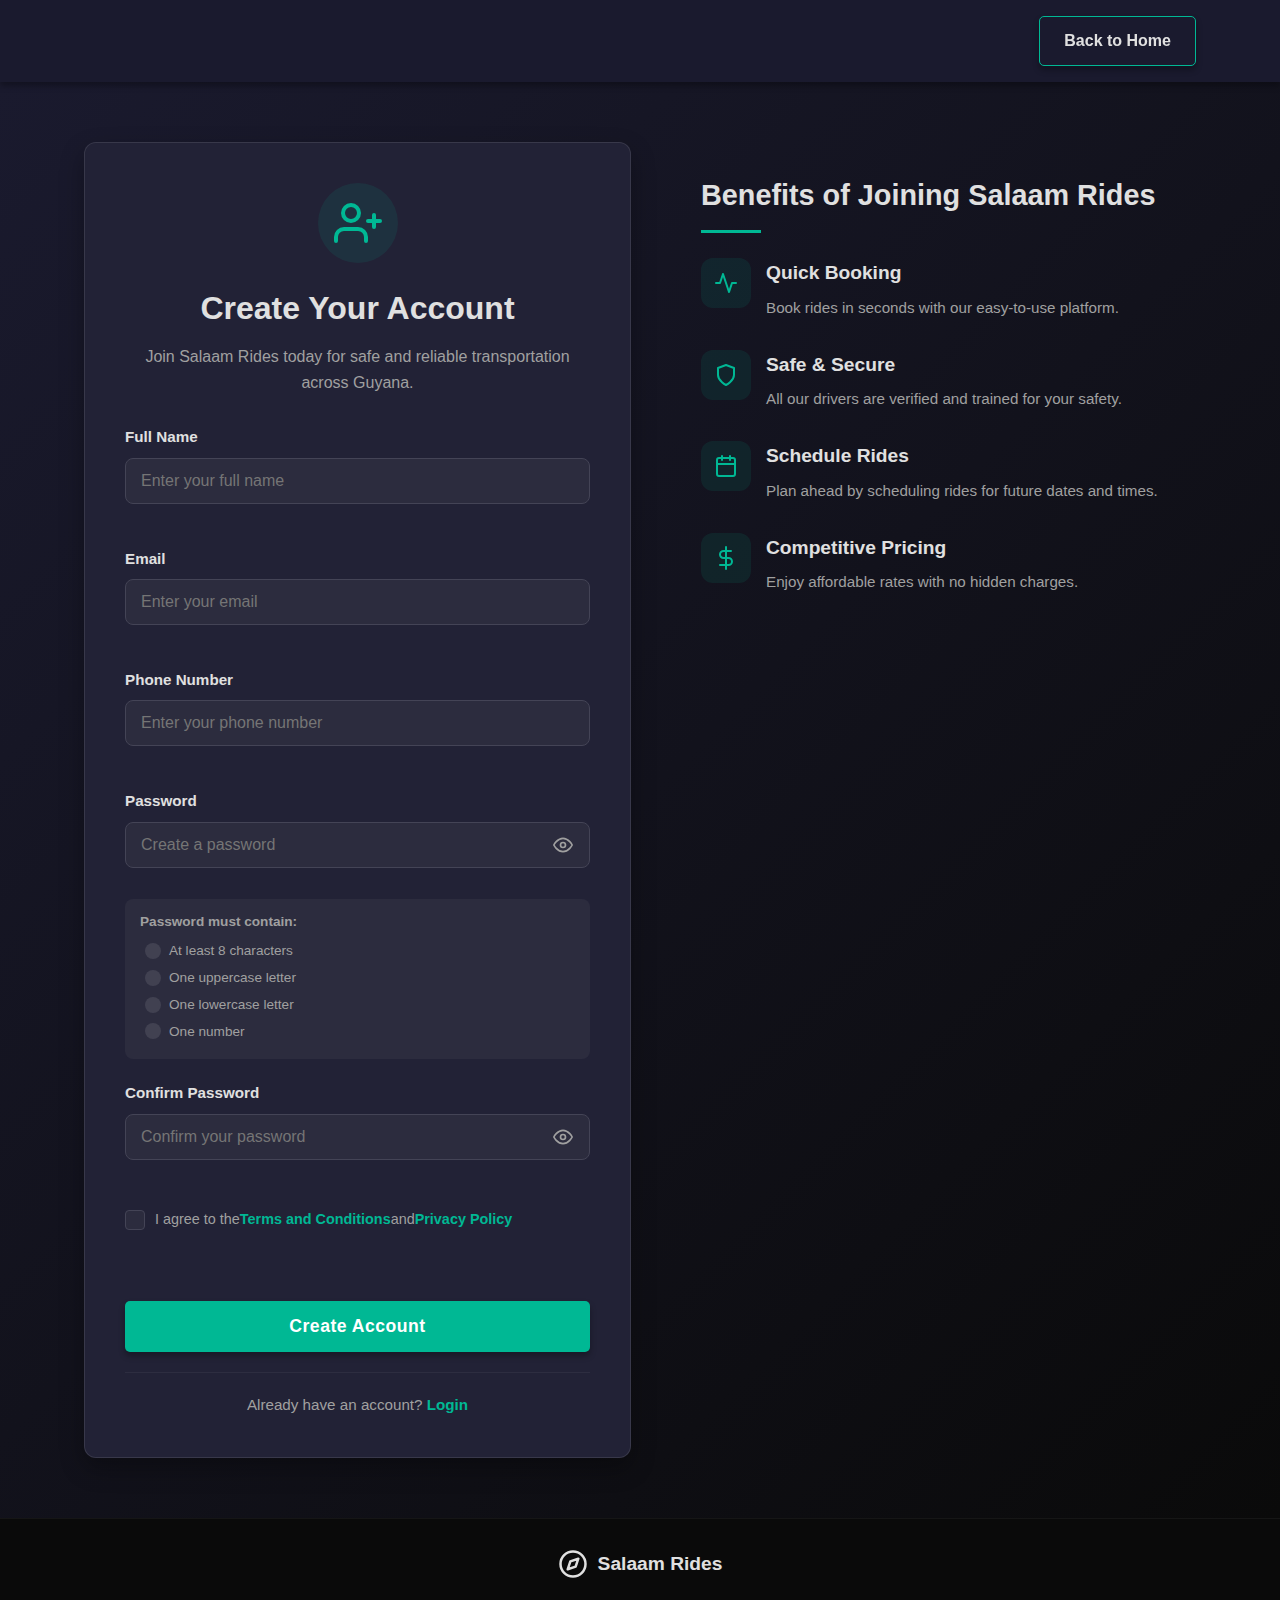
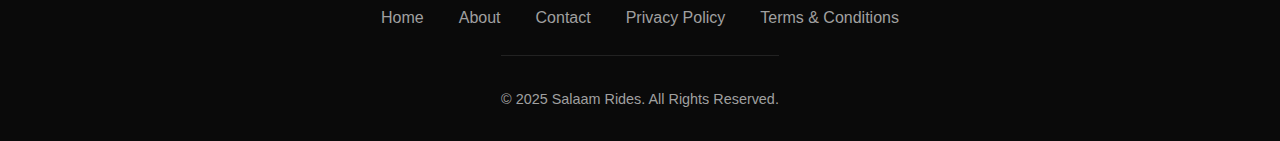
<file: signup-page.html>
<!DOCTYPE html>
<html lang="en">
<head>
    <meta charset="UTF-8">
    <meta name="viewport" content="width=device-width, initial-scale=1.0, maximum-scale=1.0, user-scalable=no">
    <meta name="theme-color" content="#1a1a2e">
    <title>Sign Up - Salaam Rides</title>
    <!-- Favicon -->
    <link rel="icon" href="data:,">
    <!-- CSS -->
    <link rel="stylesheet" href="styles.css">
    <link rel="stylesheet" href="signup.css">
</head>
<body class="signup-page">
    <!-- Header Section -->
    <header>
        <div class="container">
            <nav>
                <div class="logo animate-fadeIn">
                    <a href="index.html">
                        <svg width="30" height="30" viewBox="0 0 24 24" fill="none" stroke="currentColor" stroke-width="2" stroke-linecap="round" stroke-linejoin="round">
                            <circle cx="12" cy="12" r="10"></circle>
                            <polygon points="16.24 7.76 14.12 14.12 7.76 16.24 9.88 9.88 16.24 7.76"></polygon>
                        </svg>
                        <h1>Salaam Rides</h1>
                    </a>
                </div>
                <div class="nav-buttons">
                    <a href="index.html" class="btn btn-outline">Back to Home</a>
                </div>
            </nav>
        </div>
    </header>

    <!-- Signup Section -->
    <section class="signup-section">
        <div class="container">
            <div class="signup-container">
                <div class="signup-card">
                    <div class="signup-header">
                        <div class="signup-icon">
                            <svg width="48" height="48" viewBox="0 0 24 24" fill="none" stroke="currentColor" stroke-width="2" stroke-linecap="round" stroke-linejoin="round">
                                <path d="M16 21v-2a4 4 0 0 0-4-4H5a4 4 0 0 0-4 4v2"></path>
                                <circle cx="8.5" cy="7" r="4"></circle>
                                <line x1="20" y1="8" x2="20" y2="14"></line>
                                <line x1="23" y1="11" x2="17" y2="11"></line>
                            </svg>
                        </div>
                        <h2>Create Your Account</h2>
                        <p>Join Salaam Rides today for safe and reliable transportation across Guyana.</p>
                    </div>
                    
                    <form id="signup-form" novalidate>
                        <div class="form-group">
                            <label for="signup-name">Full Name</label>
                            <input type="text" id="signup-name" placeholder="Enter your full name" required 
                                   aria-describedby="name-error" autocomplete="name">
                            <div id="name-error" class="error-message"></div>
                        </div>
                        <div class="form-group">
                            <label for="signup-email">Email</label>
                            <input type="email" id="signup-email" placeholder="Enter your email" required 
                                   aria-describedby="email-error" autocomplete="email">
                            <div id="email-error" class="error-message"></div>
                        </div>
                        <div class="form-group">
                            <label for="signup-phone">Phone Number</label>
                            <input type="tel" id="signup-phone" placeholder="Enter your phone number" required 
                                   aria-describedby="phone-error" autocomplete="tel">
                            <div id="phone-error" class="error-message"></div>
                        </div>
                        <div class="form-group">
                            <label for="signup-password">Password</label>
                            <div class="password-input">
                                <input type="password" id="signup-password" placeholder="Create a password" required 
                                       aria-describedby="password-error" autocomplete="new-password"
                                       pattern="^(?=.*[a-z])(?=.*[A-Z])(?=.*\d)[a-zA-Z\d]{8,}$">
                                <button type="button" class="toggle-password" aria-label="Toggle password visibility">
                                    <svg width="20" height="20" viewBox="0 0 24 24" fill="none" stroke="currentColor" stroke-width="2" stroke-linecap="round" stroke-linejoin="round">
                                        <path d="M1 12s4-8 11-8 11 8 11 8-4 8-11 8-11-8-11-8z"></path>
                                        <circle cx="12" cy="12" r="3"></circle>
                                    </svg>
                                </button>
                            </div>
                            <div id="password-error" class="error-message"></div>
                            <div class="password-requirements">
                                <p>Password must contain:</p>
                                <ul>
                                    <li id="req-length"><span class="check"></span> At least 8 characters</li>
                                    <li id="req-uppercase"><span class="check"></span> One uppercase letter</li>
                                    <li id="req-lowercase"><span class="check"></span> One lowercase letter</li>
                                    <li id="req-number"><span class="check"></span> One number</li>
                                </ul>
                            </div>
                        </div>
                        <div class="form-group">
                            <label for="signup-confirm-password">Confirm Password</label>
                            <div class="password-input">
                                <input type="password" id="signup-confirm-password" placeholder="Confirm your password" required 
                                       aria-describedby="confirm-password-error" autocomplete="new-password">
                                <button type="button" class="toggle-password" aria-label="Toggle password visibility">
                                    <svg width="20" height="20" viewBox="0 0 24 24" fill="none" stroke="currentColor" stroke-width="2" stroke-linecap="round" stroke-linejoin="round">
                                        <path d="M1 12s4-8 11-8 11 8 11 8-4 8-11 8-11-8-11-8z"></path>
                                        <circle cx="12" cy="12" r="3"></circle>
                                    </svg>
                                </button>
                            </div>
                            <div id="confirm-password-error" class="error-message"></div>
                        </div>
                        <div class="form-options">
                            <label class="checkbox-container">
                                <input type="checkbox" id="terms-agree" required aria-describedby="terms-error">
                                <span class="checkmark"></span>
                                I agree to the <a href="#" tabindex="0">Terms and Conditions</a> and <a href="#" tabindex="0">Privacy Policy</a>
                            </label>
                            <div id="terms-error" class="error-message"></div>
                        </div>
                        <div class="form-feedback" aria-live="polite"></div>
                        <div class="form-actions">
                            <button type="submit" class="btn btn-primary signup-btn">
                                Create Account
                            </button>
                        </div>
                        <div class="form-footer">
                            <p>Already have an account? <a href="login.html">Login</a></p>
                        </div>
                    </form>
                </div>
                
                <div class="signup-benefits">
                    <h3>Benefits of Joining Salaam Rides</h3>
                    <ul class="benefits-list">
                        <li>
                            <div class="benefit-icon">
                                <svg width="24" height="24" viewBox="0 0 24 24" fill="none" stroke="currentColor" stroke-width="2" stroke-linecap="round" stroke-linejoin="round">
                                    <path d="M22 12h-4l-3 9L9 3l-3 9H2"></path>
                                </svg>
                            </div>
                            <div class="benefit-content">
                                <h4>Quick Booking</h4>
                                <p>Book rides in seconds with our easy-to-use platform.</p>
                            </div>
                        </li>
                        <li>
                            <div class="benefit-icon">
                                <svg width="24" height="24" viewBox="0 0 24 24" fill="none" stroke="currentColor" stroke-width="2" stroke-linecap="round" stroke-linejoin="round">
                                    <path d="M12 22s8-4 8-10V5l-8-3-8 3v7c0 6 8 10 8 10z"></path>
                                </svg>
                            </div>
                            <div class="benefit-content">
                                <h4>Safe & Secure</h4>
                                <p>All our drivers are verified and trained for your safety.</p>
                            </div>
                        </li>
                        <li>
                            <div class="benefit-icon">
                                <svg width="24" height="24" viewBox="0 0 24 24" fill="none" stroke="currentColor" stroke-width="2" stroke-linecap="round" stroke-linejoin="round">
                                    <rect x="3" y="4" width="18" height="18" rx="2" ry="2"></rect>
                                    <line x1="16" y1="2" x2="16" y2="6"></line>
                                    <line x1="8" y1="2" x2="8" y2="6"></line>
                                    <line x1="3" y1="10" x2="21" y2="10"></line>
                                </svg>
                            </div>
                            <div class="benefit-content">
                                <h4>Schedule Rides</h4>
                                <p>Plan ahead by scheduling rides for future dates and times.</p>
                            </div>
                        </li>
                        <li>
                            <div class="benefit-icon">
                                <svg width="24" height="24" viewBox="0 0 24 24" fill="none" stroke="currentColor" stroke-width="2" stroke-linecap="round" stroke-linejoin="round">
                                    <line x1="12" y1="1" x2="12" y2="23"></line>
                                    <path d="M17 5H9.5a3.5 3.5 0 0 0 0 7h5a3.5 3.5 0 0 1 0 7H6"></path>
                                </svg>
                            </div>
                            <div class="benefit-content">
                                <h4>Competitive Pricing</h4>
                                <p>Enjoy affordable rates with no hidden charges.</p>
                            </div>
                        </li>
                    </ul>
                </div>
            </div>
        </div>
    </section>

    <!-- Footer Section -->
    <footer class="signup-footer">
        <div class="container">
            <div class="footer-simple">
                <div class="footer-logo">
                    <svg width="30" height="30" viewBox="0 0 24 24" fill="none" stroke="currentColor" stroke-width="2" stroke-linecap="round" stroke-linejoin="round">
                        <circle cx="12" cy="12" r="10"></circle>
                        <polygon points="16.24 7.76 14.12 14.12 7.76 16.24 9.88 9.88 16.24 7.76"></polygon>
                    </svg>
                    <span>Salaam Rides</span>
                </div>
                <div class="footer-links">
                    <a href="index.html">Home</a>
                    <a href="index.html#about">About</a>
                    <a href="index.html#contact">Contact</a>
                    <a href="#">Privacy Policy</a>
                    <a href="#">Terms & Conditions</a>
                </div>
                <div class="copyright">
                    <p>&copy; 2025 Salaam Rides. All Rights Reserved.</p>
                </div>
            </div>
        </div>
    </footer>

    <!-- Success Modal -->
    <div class="modal" id="success-modal">
        <div class="modal-content">
            <div class="modal-icon success-icon">
                <svg width="64" height="64" viewBox="0 0 24 24" fill="none" stroke="currentColor" stroke-width="2" stroke-linecap="round" stroke-linejoin="round">
                    <path d="M22 11.08V12a10 10 0 1 1-5.93-9.14"></path>
                    <polyline points="22 4 12 14.01 9 11.01"></polyline>
                </svg>
            </div>
            <h3 class="modal-title">Account Created Successfully!</h3>
            <p>Welcome to Salaam Rides. Your account has been created and you're now ready to book your first ride.</p>
            <div class="modal-actions">
                <a href="index.html" class="btn btn-primary">Go to Homepage</a>
            </div>
        </div>
    </div>

    <!-- JavaScript -->
    <script src="signup.js"></script>
</body>
</html>
</file>
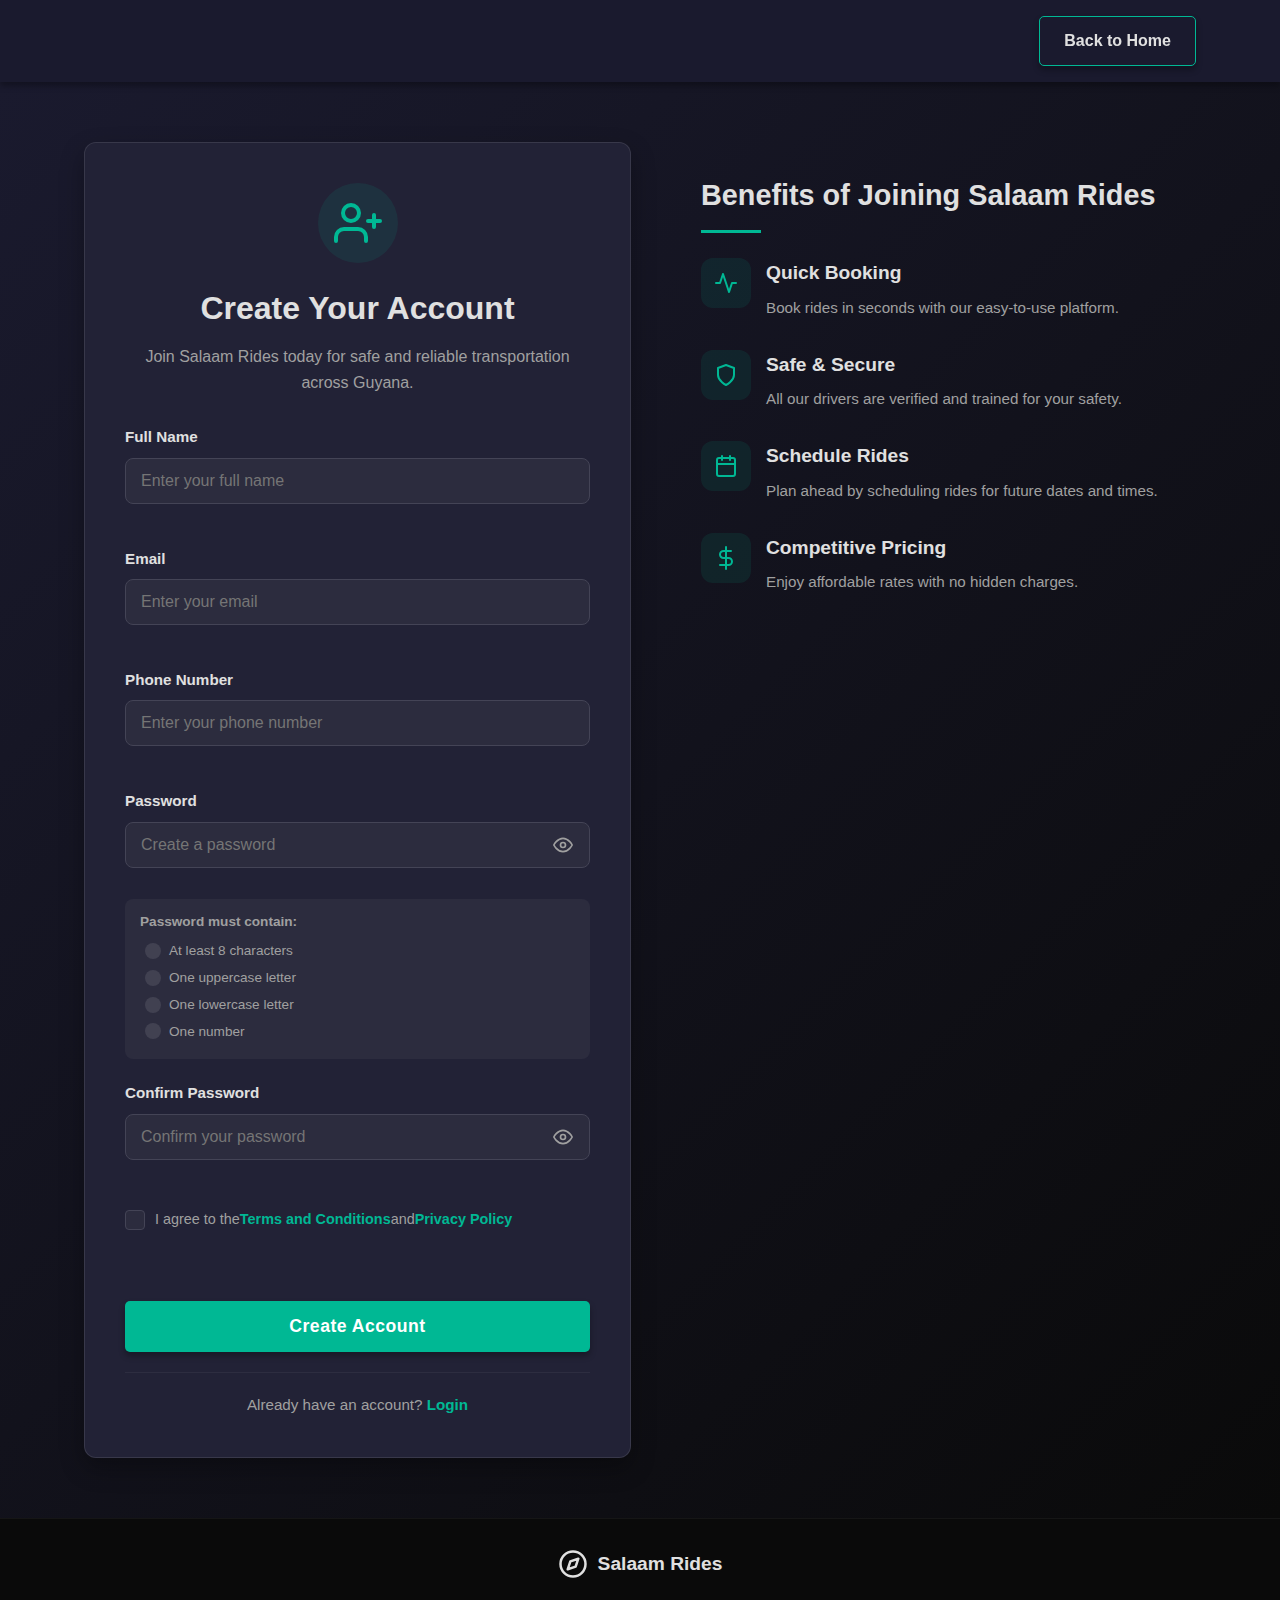
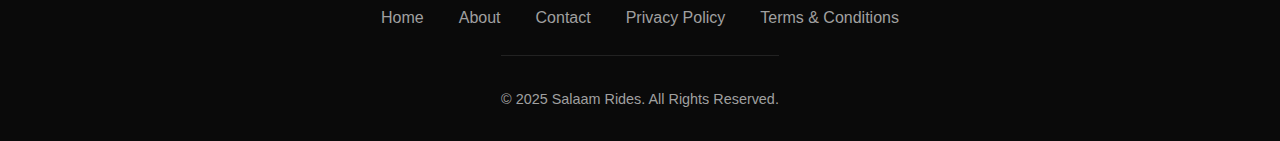
<file: signup.html>
<!DOCTYPE html>
<html lang="en">
<head>
    <meta charset="UTF-8">
    <meta name="viewport" content="width=device-width, initial-scale=1.0, maximum-scale=1.0, user-scalable=no">
    <meta name="theme-color" content="#1a1a2e">
    <title>Sign Up - Salaam Rides</title>
    <!-- Favicon -->
    <link rel="icon" href="data:,">
    <!-- CSS -->
    <link rel="stylesheet" href="styles.css">
    <link rel="stylesheet" href="signup.css">
</head>
<body class="signup-page">
    <!-- Header Section -->
    <header>
        <div class="container">
            <nav>
                <div class="logo animate-fadeIn">
                    <a href="index.html">
                        <svg width="30" height="30" viewBox="0 0 24 24" fill="none" stroke="currentColor" stroke-width="2" stroke-linecap="round" stroke-linejoin="round">
                            <circle cx="12" cy="12" r="10"></circle>
                            <polygon points="16.24 7.76 14.12 14.12 7.76 16.24 9.88 9.88 16.24 7.76"></polygon>
                        </svg>
                        <h1>Salaam Rides</h1>
                    </a>
                </div>
                <div class="nav-buttons">
                    <a href="index.html" class="btn btn-outline">Back to Home</a>
                </div>
            </nav>
        </div>
    </header>

    <!-- Signup Section -->
    <section class="signup-section">
        <div class="container">
            <div class="signup-container">
                <div class="signup-card">
                    <div class="signup-header">
                        <div class="signup-icon">
                            <svg width="48" height="48" viewBox="0 0 24 24" fill="none" stroke="currentColor" stroke-width="2" stroke-linecap="round" stroke-linejoin="round">
                                <path d="M16 21v-2a4 4 0 0 0-4-4H5a4 4 0 0 0-4 4v2"></path>
                                <circle cx="8.5" cy="7" r="4"></circle>
                                <line x1="20" y1="8" x2="20" y2="14"></line>
                                <line x1="23" y1="11" x2="17" y2="11"></line>
                            </svg>
                        </div>
                        <h2>Create Your Account</h2>
                        <p>Join Salaam Rides today for safe and reliable transportation across Guyana.</p>
                    </div>
                    
                    <form id="signup-form" novalidate>
                        <div class="form-group">
                            <label for="signup-name">Full Name</label>
                            <input type="text" id="signup-name" placeholder="Enter your full name" required 
                                   aria-describedby="name-error" autocomplete="name">
                            <div id="name-error" class="error-message"></div>
                        </div>
                        <div class="form-group">
                            <label for="signup-email">Email</label>
                            <input type="email" id="signup-email" placeholder="Enter your email" required 
                                   aria-describedby="email-error" autocomplete="email">
                            <div id="email-error" class="error-message"></div>
                        </div>
                        <div class="form-group">
                            <label for="signup-phone">Phone Number</label>
                            <input type="tel" id="signup-phone" placeholder="Enter your phone number" required 
                                   aria-describedby="phone-error" autocomplete="tel">
                            <div id="phone-error" class="error-message"></div>
                        </div>
                        <div class="form-group">
                            <label for="signup-password">Password</label>
                            <div class="password-input">
                                <input type="password" id="signup-password" placeholder="Create a password" required 
                                       aria-describedby="password-error" autocomplete="new-password"
                                       pattern="^(?=.*[a-z])(?=.*[A-Z])(?=.*\d)[a-zA-Z\d]{8,}$">
                                <button type="button" class="toggle-password" aria-label="Toggle password visibility">
                                    <svg width="20" height="20" viewBox="0 0 24 24" fill="none" stroke="currentColor" stroke-width="2" stroke-linecap="round" stroke-linejoin="round">
                                        <path d="M1 12s4-8 11-8 11 8 11 8-4 8-11 8-11-8-11-8z"></path>
                                        <circle cx="12" cy="12" r="3"></circle>
                                    </svg>
                                </button>
                            </div>
                            <div id="password-error" class="error-message"></div>
                            <div class="password-requirements">
                                <p>Password must contain:</p>
                                <ul>
                                    <li id="req-length"><span class="check"></span> At least 8 characters</li>
                                    <li id="req-uppercase"><span class="check"></span> One uppercase letter</li>
                                    <li id="req-lowercase"><span class="check"></span> One lowercase letter</li>
                                    <li id="req-number"><span class="check"></span> One number</li>
                                </ul>
                            </div>
                        </div>
                        <div class="form-group">
                            <label for="signup-confirm-password">Confirm Password</label>
                            <div class="password-input">
                                <input type="password" id="signup-confirm-password" placeholder="Confirm your password" required 
                                       aria-describedby="confirm-password-error" autocomplete="new-password">
                                <button type="button" class="toggle-password" aria-label="Toggle password visibility">
                                    <svg width="20" height="20" viewBox="0 0 24 24" fill="none" stroke="currentColor" stroke-width="2" stroke-linecap="round" stroke-linejoin="round">
                                        <path d="M1 12s4-8 11-8 11 8 11 8-4 8-11 8-11-8-11-8z"></path>
                                        <circle cx="12" cy="12" r="3"></circle>
                                    </svg>
                                </button>
                            </div>
                            <div id="confirm-password-error" class="error-message"></div>
                        </div>
                        <div class="form-options">
                            <label class="checkbox-container">
                                <input type="checkbox" id="terms-agree" required aria-describedby="terms-error">
                                <span class="checkmark"></span>
                                I agree to the <a href="#" tabindex="0">Terms and Conditions</a> and <a href="#" tabindex="0">Privacy Policy</a>
                            </label>
                            <div id="terms-error" class="error-message"></div>
                        </div>
                        <div class="form-feedback" aria-live="polite"></div>
                        <div class="form-actions">
                            <button type="submit" class="btn btn-primary signup-btn">
                                Create Account
                            </button>
                        </div>
                        <div class="form-footer">
    <p>Already have an account? <a href="index.html?login=true">Login</a></p>
</div>
                    </form>
                </div>
                
                <div class="signup-benefits">
                    <h3>Benefits of Joining Salaam Rides</h3>
                    <ul class="benefits-list">
                        <li>
                            <div class="benefit-icon">
                                <svg width="24" height="24" viewBox="0 0 24 24" fill="none" stroke="currentColor" stroke-width="2" stroke-linecap="round" stroke-linejoin="round">
                                    <path d="M22 12h-4l-3 9L9 3l-3 9H2"></path>
                                </svg>
                            </div>
                            <div class="benefit-content">
                                <h4>Quick Booking</h4>
                                <p>Book rides in seconds with our easy-to-use platform.</p>
                            </div>
                        </li>
                        <li>
                            <div class="benefit-icon">
                                <svg width="24" height="24" viewBox="0 0 24 24" fill="none" stroke="currentColor" stroke-width="2" stroke-linecap="round" stroke-linejoin="round">
                                    <path d="M12 22s8-4 8-10V5l-8-3-8 3v7c0 6 8 10 8 10z"></path>
                                </svg>
                            </div>
                            <div class="benefit-content">
                                <h4>Safe & Secure</h4>
                                <p>All our drivers are verified and trained for your safety.</p>
                            </div>
                        </li>
                        <li>
                            <div class="benefit-icon">
                                <svg width="24" height="24" viewBox="0 0 24 24" fill="none" stroke="currentColor" stroke-width="2" stroke-linecap="round" stroke-linejoin="round">
                                    <rect x="3" y="4" width="18" height="18" rx="2" ry="2"></rect>
                                    <line x1="16" y1="2" x2="16" y2="6"></line>
                                    <line x1="8" y1="2" x2="8" y2="6"></line>
                                    <line x1="3" y1="10" x2="21" y2="10"></line>
                                </svg>
                            </div>
                            <div class="benefit-content">
                                <h4>Schedule Rides</h4>
                                <p>Plan ahead by scheduling rides for future dates and times.</p>
                            </div>
                        </li>
                        <li>
                            <div class="benefit-icon">
                                <svg width="24" height="24" viewBox="0 0 24 24" fill="none" stroke="currentColor" stroke-width="2" stroke-linecap="round" stroke-linejoin="round">
                                    <line x1="12" y1="1" x2="12" y2="23"></line>
                                    <path d="M17 5H9.5a3.5 3.5 0 0 0 0 7h5a3.5 3.5 0 0 1 0 7H6"></path>
                                </svg>
                            </div>
                            <div class="benefit-content">
                                <h4>Competitive Pricing</h4>
                                <p>Enjoy affordable rates with no hidden charges.</p>
                            </div>
                        </li>
                    </ul>
                </div>
            </div>
        </div>
    </section>

    <!-- Footer Section -->
    <footer class="signup-footer">
        <div class="container">
            <div class="footer-simple">
                <div class="footer-logo">
                    <svg width="30" height="30" viewBox="0 0 24 24" fill="none" stroke="currentColor" stroke-width="2" stroke-linecap="round" stroke-linejoin="round">
                        <circle cx="12" cy="12" r="10"></circle>
                        <polygon points="16.24 7.76 14.12 14.12 7.76 16.24 9.88 9.88 16.24 7.76"></polygon>
                    </svg>
                    <span>Salaam Rides</span>
                </div>
                <div class="footer-links">
                    <a href="index.html">Home</a>
                    <a href="index.html#about">About</a>
                    <a href="index.html#contact">Contact</a>
                    <a href="#">Privacy Policy</a>
                    <a href="#">Terms & Conditions</a>
                </div>
                <div class="copyright">
                    <p>&copy; 2025 Salaam Rides. All Rights Reserved.</p>
                </div>
            </div>
        </div>
    </footer>

    <!-- Success Modal -->
    <div class="modal" id="success-modal">
        <div class="modal-content">
            <div class="modal-icon success-icon">
                <svg width="64" height="64" viewBox="0 0 24 24" fill="none" stroke="currentColor" stroke-width="2" stroke-linecap="round" stroke-linejoin="round">
                    <path d="M22 11.08V12a10 10 0 1 1-5.93-9.14"></path>
                    <polyline points="22 4 12 14.01 9 11.01"></polyline>
                </svg>
            </div>
            <h3 class="modal-title">Account Created Successfully!</h3>
            <p>Welcome to Salaam Rides. Your account has been created and you're now ready to book your first ride.</p>
            <div class="modal-actions">
                <a href="index.html" class="btn btn-primary">Go to Homepage</a>
            </div>
        </div>
    </div>

    <!-- JavaScript -->
    <script src="signup.js"></script>
</body>
</html>
</file>
<file: styles.css>
:root {
    --primary-color: #1a1a2e;
    --secondary-color: #00b894;
    --light-color: #f1f1f1;
    --dark-color: #121212;
    --darker-color: #0a0a0a;
    --text-color: #e0e0e0;
    --muted-text: #a0a0a0;
    --accent-color: #00b894;
    --danger-color: #e74c3c;
    --card-bg: #222236;
    --input-bg: #2c2c3e;
    --input-border: #444456;
    --shadow: 0 4px 6px rgba(0, 0, 0, 0.3);
}

* {
    margin: 0;
    padding: 0;
    box-sizing: border-box;
    font-family: 'Segoe UI', Tahoma, Geneva, Verdana, sans-serif;
}

body {
    background-color: var(--dark-color);
    color: var(--text-color);
    line-height: 1.6;
}

.container {
    width: 90%;
    max-width: 1200px;
    margin: 0 auto;
    padding: 0 20px;
}

/* Animation Keyframes */
@keyframes fadeIn {
    from { opacity: 0; }
    to { opacity: 1; }
}

@keyframes slideUp {
    from { transform: translateY(30px); opacity: 0; }
    to { transform: translateY(0); opacity: 1; }
}

@keyframes slideRight {
    from { transform: translateX(-30px); opacity: 0; }
    to { transform: translateX(0); opacity: 1; }
}

@keyframes slideLeft {
    from { transform: translateX(30px); opacity: 0; }
    to { transform: translateX(0); opacity: 1; }
}

@keyframes pulse {
    0% { transform: scale(1); }
    50% { transform: scale(1.05); }
    100% { transform: scale(1); }
}

@keyframes glow {
    0% { box-shadow: 0 0 5px rgba(0, 184, 148, 0.5); }
    50% { box-shadow: 0 0 20px rgba(0, 184, 148, 0.8); }
    100% { box-shadow: 0 0 5px rgba(0, 184, 148, 0.5); }
}

/* Animation Classes */
.animate-fadeIn {
    animation: fadeIn 1s ease forwards;
}

.animate-slideUp {
    animation: slideUp 0.8s ease forwards;
}

.animate-slideRight {
    animation: slideRight 0.8s ease forwards;
}

.animate-slideLeft {
    animation: slideLeft 0.8s ease forwards;
}

/* Delayed animations */
.delay-100 { animation-delay: 0.1s; }
.delay-200 { animation-delay: 0.2s; }
.delay-300 { animation-delay: 0.3s; }
.delay-400 { animation-delay: 0.4s; }
.delay-500 { animation-delay: 0.5s; }

/* Initial opacity for animated elements */
.animate-fadeIn, .animate-slideUp, .animate-slideRight, .animate-slideLeft {
    opacity: 0;
}

header {
    background-color: var(--darker-color);
    color: white;
    padding: 1rem 0;
    box-shadow: var(--shadow);
    position: sticky;
    top: 0;
    z-index: 100;
    border-bottom: 1px solid rgba(255, 255, 255, 0.05);
}

.logo {
    display: flex;
    align-items: center;
}

.logo h1 {
    font-size: 1.8rem;
    margin-left: 10px;
}

nav {
    display: flex;
    justify-content: space-between;
    align-items: center;
}

.nav-links {
    display: flex;
    list-style: none;
}

.nav-links li {
    margin-left: 20px;
}

.nav-links a {
    color: white;
    text-decoration: none;
    font-weight: 500;
    transition: color 0.3s;
}

.nav-links a:hover {
    color: var(--accent-color);
}

.btn {
    display: inline-block;
    background-color: var(--secondary-color);
    color: white;
    padding: 0.7rem 1.5rem;
    border: none;
    border-radius: 5px;
    cursor: pointer;
    font-weight: 600;
    transition: background-color 0.3s, transform 0.2s;
    text-decoration: none;
    box-shadow: var(--shadow);
}

.btn:hover {
    background-color: #00a884;
    transform: translateY(-3px);
    box-shadow: 0 7px 14px rgba(0, 0, 0, 0.3);
}

.btn:active {
    transform: translateY(-1px);
}

.btn-primary {
    background-color: var(--accent-color);
    position: relative;
    overflow: hidden;
}

.btn-primary::after {
    content: '';
    position: absolute;
    top: 0;
    left: 0;
    width: 100%;
    height: 100%;
    background: rgba(255, 255, 255, 0.2);
    transform: translateX(-100%);
    transition: transform 0.3s ease;
}

.btn-primary:hover::after {
    transform: translateX(100%);
}

.btn-secondary {
    background-color: var(--secondary-color);
    border: 1px solid rgba(255, 255, 255, 0.2);
}

/* Hero Section */
.hero {
    height: 80vh;
    background: linear-gradient(rgba(0, 0, 0, 0.6), rgba(0, 0, 0, 0.6)), url('Hero-Image.webp') center/cover no-repeat;
    color: white;
    display: flex;
    align-items: center;
    text-align: center;
    position: relative;
    overflow: hidden;
}

.hero::after {
    content: '';
    position: absolute;
    bottom: 0;
    left: 0;
    right: 0;
    height: 100px;
    background: linear-gradient(to top, var(--dark-color), transparent);
}

.hero-content {
    max-width: 800px;
    margin: 0 auto;
    position: relative;
    z-index: 2;
}

.hero h2 {
    font-size: 2.5rem;
    margin-bottom: 1rem;
    animation: fadeIn 1.2s ease forwards, slideUp 1.2s ease forwards;
}

.hero p {
    font-size: 1.2rem;
    margin-bottom: 2rem;
    animation: fadeIn 1.2s ease forwards 0.3s, slideUp 1.2s ease forwards 0.3s;
    opacity: 0;
}

.hero .btn {
    animation: fadeIn 1.2s ease forwards 0.6s, pulse 2s ease-in-out infinite 2s;
    opacity: 0;
}

/* Book Ride Section */
.book-ride {
    background-color: var(--dark-color);
    padding: 3rem 0;
}

.booking-container {
    display: flex;
    flex-wrap: wrap;
    gap: 2rem;
}

.map-container {
    flex: 1;
    min-width: 300px;
    height: 400px;
    background-color: var(--card-bg);
    border-radius: 10px;
    overflow: hidden;
    box-shadow: var(--shadow);
    position: relative;
    border: 1px solid rgba(255, 255, 255, 0.1);
}

#map {
    width: 100%;
    height: 100%;
    position: absolute;
    top: 0;
    left: 0;
}

.map-placeholder {
    width: 100%;
    height: 100%;
    background-color: var(--card-bg);
    display: flex;
    justify-content: center;
    align-items: center;
    flex-direction: column;
    color: var(--muted-text);
}

.map-controls {
    position: absolute;
    bottom: 20px;
    left: 50%;
    transform: translateX(-50%);
    background-color: var(--input-bg);
    padding: 10px 20px;
    border-radius: 30px;
    box-shadow: var(--shadow);
    display: flex;
    align-items: center;
    gap: 10px;
    border: 1px solid rgba(255, 255, 255, 0.1);
}

.booking-form {
    flex: 1;
    min-width: 300px;
    background-color: var(--card-bg);
    padding: 2rem;
    border-radius: 10px;
    box-shadow: var(--shadow);
    border: 1px solid rgba(255, 255, 255, 0.1);
}

.form-title {
    font-size: 1.5rem;
    margin-bottom: 1.5rem;
    color: var(--primary-color);
}

.form-group {
    margin-bottom: 1.5rem;
}

.form-group label {
    display: block;
    margin-bottom: 0.5rem;
    font-weight: 600;
}

.form-group input, .form-group select {
    width: 100%;
    padding: 10px;
    border: 1px solid var(--input-border);
    border-radius: 5px;
    font-size: 1rem;
    background-color: var(--input-bg);
    color: var(--text-color);
}

.location-input {
    position: relative;
}

.location-btn {
    position: absolute;
    right: 10px;
    top: 50%;
    transform: translateY(-50%);
    background: none;
    border: none;
    color: var(--secondary-color);
    cursor: pointer;
}

/* Features Section */
.features {
    padding: 4rem 0;
    background-color: var(--darker-color);
}

.section-title {
    text-align: center;
    font-size: 2rem;
    margin-bottom: 3rem;
    color: var(--text-color);
}

.features-container {
    display: flex;
    flex-wrap: wrap;
    justify-content: center;
    gap: 2rem;
}

.feature-card {
    flex: 1;
    min-width: 250px;
    max-width: 350px;
    background-color: var(--card-bg);
    padding: 2rem;
    border-radius: 10px;
    box-shadow: var(--shadow);
    text-align: center;
    transition: transform 0.4s ease, box-shadow 0.4s ease;
    border: 1px solid rgba(255, 255, 255, 0.1);
    position: relative;
    overflow: hidden;
}

.feature-card::before {
    content: '';
    position: absolute;
    top: 0;
    left: 0;
    width: 100%;
    height: 3px;
    background: linear-gradient(90deg, transparent, var(--accent-color), transparent);
    transform: scaleX(0);
    transform-origin: center;
    transition: transform 0.4s ease;
}

.feature-card:hover {
    transform: translateY(-15px);
    box-shadow: 0 15px 30px rgba(0, 0, 0, 0.4);
}

.feature-card:hover::before {
    transform: scaleX(1);
}

.feature-icon {
    font-size: 3rem;
    color: var(--accent-color);
    margin-bottom: 1rem;
    transition: transform 0.3s ease;
}

.feature-card:hover .feature-icon {
    transform: scale(1.2);
}

.feature-card h3 {
    font-size: 1.5rem;
    margin-bottom: 1rem;
    color: var(--text-color);
}

/* About Section */
.about {
    padding: 4rem 0;
    background-color: var(--dark-color);
}

.about-container {
    display: flex;
    flex-wrap: wrap;
    align-items: center;
    gap: 3rem;
}

.about-image {
    flex: 1;
    min-width: 300px;
    height: 400px;
    background: url('/api/placeholder/600/400') center/cover no-repeat;
    border-radius: 10px;
    box-shadow: var(--shadow);
}

.about-content {
    flex: 1;
    min-width: 300px;
}

.about-content h2 {
    font-size: 2rem;
    margin-bottom: 1.5rem;
    color: var(--text-color);
}

.about-content p {
    margin-bottom: 1.5rem;
    color: var(--muted-text);
}

/* Footer */
footer {
    background-color: var(--darker-color);
    color: white;
    padding: 3rem 0 1rem;
    border-top: 1px solid rgba(255, 255, 255, 0.05);
}

.footer-container {
    display: flex;
    flex-wrap: wrap;
    gap: 2rem;
    margin-bottom: 2rem;
}

.footer-section {
    flex: 1;
    min-width: 200px;
}

.footer-section h3 {
    font-size: 1.2rem;
    margin-bottom: 1.5rem;
    border-bottom: 2px solid var(--secondary-color);
    padding-bottom: 0.5rem;
    display: inline-block;
}

.footer-links {
    list-style: none;
}

.footer-links li {
    margin-bottom: 0.8rem;
}

.footer-links a {
    color: #ccc;
    text-decoration: none;
    transition: color 0.3s;
}

.footer-links a:hover {
    color: white;
}

.social-links {
    display: flex;
    gap: 1rem;
}

.social-link {
    display: inline-block;
    width: 40px;
    height: 40px;
    background-color: var(--input-bg);
    border-radius: 50%;
    display: flex;
    justify-content: center;
    align-items: center;
    transition: all 0.3s ease;
    border: 1px solid rgba(255, 255, 255, 0.1);
    position: relative;
    overflow: hidden;
}

.social-link svg {
    transition: transform 0.3s ease;
    position: relative;
    z-index: 2;
}

.social-link::after {
    content: '';
    position: absolute;
    top: 0;
    left: 0;
    width: 100%;
    height: 100%;
    background-color: var(--accent-color);
    border-radius: 50%;
    transform: scale(0);
    transition: transform 0.3s ease;
}

.social-link:hover {
    transform: translateY(-3px);
    box-shadow: 0 5px 15px rgba(0, 0, 0, 0.3);
}

.social-link:hover::after {
    transform: scale(1);
}

.social-link:hover svg {
    transform: rotate(360deg);
}

.copyright {
    text-align: center;
    padding-top: 2rem;
    border-top: 1px solid rgba(255, 255, 255, 0.1);
    color: var(--muted-text);
}

/* Additional Styles for Animations */
.btn-primary {
    animation: glow 3s infinite;
}

.form-group input:focus, .form-group select:focus {
    border-color: var(--accent-color);
    box-shadow: 0 0 0 3px rgba(0, 184, 148, 0.2);
    transition: all 0.3s ease;
}

.map-controls .btn {
    position: relative;
    overflow: hidden;
}

.map-controls .btn::after {
    content: '';
    position: absolute;
    top: 0;
    left: 0;
    width: 100%;
    height: 100%;
    background: rgba(255, 255, 255, 0.2);
    transform: translateX(-100%);
    transition: transform 0.3s ease;
}

.map-controls .btn:hover::after {
    transform: translateX(100%);
}

.btn-loading::before {
    content: '';
    display: inline-block;
    width: 12px;
    height: 12px;
    border: 2px solid #fff;
    border-top-color: transparent;
    border-radius: 50%;
    margin-right: 8px;
    animation: spin 1s linear infinite;
}

@keyframes spin {
    from { transform: rotate(0deg); }
    to { transform: rotate(360deg); }
}

.modal {
    display: none;
    position: fixed;
    top: 0;
    left: 0;
    width: 100%;
    height: 100%;
    background-color: rgba(0, 0, 0, 0.7);
    justify-content: center;
    align-items: center;
    z-index: 1000;
}

.modal-content {
    background-color: var(--card-bg);
    padding: 2rem;
    border-radius: 10px;
    max-width: 500px;
    width: 90%;
    text-align: center;
    border: 1px solid rgba(255, 255, 255, 0.1);
    box-shadow: var(--shadow);
}

.modal-icon {
    font-size: 4rem;
    color: var(--accent-color);
    margin-bottom: 1rem;
}

.modal-title {
    font-size: 1.8rem;
    margin-bottom: 1rem;
    color: var(--text-color);
}

.close-modal {
    margin-top: 1.5rem;
}

/* Mobile Navigation */
.hamburger {
    display: none;
    flex-direction: column;
    justify-content: space-between;
    width: 30px;
    height: 21px;
    cursor: pointer;
    z-index: 200;
}

.hamburger span {
    display: block;
    height: 3px;
    width: 100%;
    background-color: white;
    border-radius: 3px;
    transition: all 0.3s ease;
}

.nav-active .hamburger span:nth-child(1) {
    transform: translateY(9px) rotate(45deg);
}

.nav-active .hamburger span:nth-child(2) {
    opacity: 0;
}

.nav-active .hamburger span:nth-child(3) {
    transform: translateY(-9px) rotate(-45deg);
}

/* Responsive Styles */
@media (max-width: 768px) {
    .nav-links {
        position: fixed;
        top: 0;
        right: -100%;
        width: 70%;
        height: 100vh;
        background-color: var(--darker-color);
        flex-direction: column;
        align-items: center;
        justify-content: center;
        z-index: 100;
        transition: right 0.4s ease;
        box-shadow: -5px 0 15px rgba(0, 0, 0, 0.3);
    }
    
    .nav-active .nav-links {
        right: 0;
    }
    
    .nav-links li {
        margin: 15px 0;
    }
    
    .hamburger {
        display: flex;
    }
    
    .logo h1 {
        font-size: 1.5rem;
    }
    
    header .btn {
        display: none;
    }
    
    .hero h2 {
        font-size: 2rem;
    }
    
    .hero p {
        font-size: 1rem;
    }
    
    .section-title {
        font-size: 1.8rem;
    }
    
    .booking-container {
        flex-direction: column;
    }
    
    .map-container, .booking-form {
        width: 100%;
    }
    
    .about-container {
        flex-direction: column;
    }
    
    .about-image {
        height: 250px;
        margin-bottom: 1.5rem;
    }
    
    .feature-card {
        min-width: 100%;
    }
    
    .footer-section {
        min-width: 100%;
        margin-bottom: 1.5rem;
    }
    
    /* Adjust form elements for better touch interaction */
    .form-group input, 
    .form-group select, 
    .btn {
        padding: 12px;
        font-size: 16px; /* Minimum 16px to prevent zoom on iOS */
    }
    
    /* Improve spacing for mobile */
    .container {
        padding: 0 15px;
    }
    
    .booking-form {
        padding: 1.5rem;
    }
    
    /* Ensure modal is readable on small screens */
    .modal-content {
        width: 90%;
        padding: 1.5rem;
    }
    
    /* Optimize animations for mobile performance */
    @media (prefers-reduced-motion: reduce) {
        * {
            animation-duration: 0.01ms !important;
            animation-iteration-count: 1 !important;
            transition-duration: 0.01ms !important;
            scroll-behavior: auto !important;
        }
    }

    /* Improve animation performance on mobile */
    .animate-fadeIn, .animate-slideUp, .animate-slideRight, .animate-slideLeft {
        animation-duration: 0.5s !important; /* Shorter animations on mobile */
    }
    
    /* Reduce box-shadow complexity for better rendering */
    .feature-card, .booking-form, .map-container {
        box-shadow: 0 2px 5px rgba(0, 0, 0, 0.2);
    }
}

/* Small screen adjustments */
@media (max-width: 480px) {
    .hero {
        height: 70vh;
    }
    
    .hero-content {
        padding: 0 15px;
    }
    
    .hero h2 {
        font-size: 1.8rem;
    }
    
    .feature-card {
        padding: 1.5rem;
    }
    
    .map-controls {
        padding: 8px 15px;
        font-size: 0.9rem;
    }
    
    .map-controls .btn {
        padding: 8px 12px;
        font-size: 0.9rem;
    }
    
    /* Tighter vertical spacing */
    .form-group {
        margin-bottom: 1rem;
    }
    
    .section-title {
        margin-bottom: 2rem;
    }
}
/* Add these styles to the end of your existing styles.css file */

/* Google Maps Components Styling */
gmp-map {
    width: 100%;
    height: 100%;
    position: absolute;
    top: 0;
    left: 0;
    z-index: 1;
}

.place-picker-container {
    position: absolute;
    top: 10px;
    left: 10px;
    width: calc(100% - 20px);
    max-width: 400px;
    z-index: 2;
    padding: 0;
}

gmpx-place-picker {
    width: 100%;
    height: 40px;
    background-color: var(--card-bg);
    border-radius: 4px;
    box-shadow: var(--shadow);
    border: 1px solid rgba(255, 255, 255, 0.1);
    color: var(--text-color);
}

/* Ensure map container has proper stacking context */
.map-container {
    position: relative;
    overflow: hidden;
}

/* Make sure map fallback is on top when map is loading */
#map-fallback {
    z-index: 3;
    position: absolute;
    top: 0;
    left: 0;
}

/* Prevent pointer events on map controls when fallback is visible */
#map-fallback:not([style*="none"]) ~ .map-controls {
    pointer-events: none;
}

/* Move map controls above map but below fallback */
.map-controls {
    z-index: 2;
}

/* Advanced marker styling */
gmp-advanced-marker {
    cursor: pointer;
}

/* Make current location button more visible */
#current-location {
    font-weight: bold;
    min-width: 160px;
    justify-content: center;
    display: flex;
    align-items: center;
}

#current-location::before {
    content: "";
    display: inline-block;
    width: 12px;
    height: 12px;
    border-radius: 50%;
    background: var(--accent-color);
    margin-right: 8px;
    animation: pulse 1.5s infinite ease-in-out;
}

/* Improved loading animation */
.btn-loading {
    position: relative;
}

.btn-loading::before {
    content: '';
    display: inline-block;
    width: 14px;
    height: 14px;
    border: 2px solid rgba(255, 255, 255, 0.3);
    border-top-color: white;
    border-radius: 50%;
    margin-right: 8px;
    animation: spin 1s linear infinite;
}

@media (max-width: 768px) {
    .place-picker-container {
        max-width: 75%;
    }
    
    #current-location {
        min-width: 140px;
        font-size: 14px;
        padding: 8px 12px;
    }
}

@media (max-width: 480px) {
    .place-picker-container {
        max-width: 90%;
    }
}
/* Add these styles to the end of your existing styles.css file */

/* Account Buttons in Navigation */
.account-buttons {
    display: flex;
    align-items: center;
    gap: 10px;
}

.btn-outline {
    background-color: transparent;
    color: var(--text-color);
    border: 1px solid var(--accent-color);
    transition: all 0.3s ease;
}

.btn-outline:hover {
    background-color: rgba(0, 184, 148, 0.1);
    border-color: var(--accent-color);
    transform: translateY(-3px);
}

.btn-sm {
    padding: 0.4rem 1rem;
    font-size: 0.9rem;
}

/* Modal Improvements */
.modal-close {
    position: absolute;
    top: 10px;
    right: 15px;
    background: none;
    border: none;
    font-size: 24px;
    color: var(--muted-text);
    cursor: pointer;
    transition: color 0.3s;
    z-index: 10;
}

.modal-close:hover {
    color: var(--text-color);
}

.dashboard-content {
    max-width: 700px;
    width: 90%;
    max-height: 80vh;
    overflow-y: auto;
    padding-bottom: 30px;
}

/* Booking Tabs */
.booking-tabs {
    display: flex;
    margin-bottom: 20px;
    background-color: var(--input-bg);
    border-radius: 8px;
    padding: 3px;
}

.booking-tab {
    flex: 1;
    padding: 10px;
    text-align: center;
    background: none;
    border: none;
    color: var(--muted-text);
    cursor: pointer;
    border-radius: 6px;
    transition: all 0.3s ease;
}

.booking-tab.active {
    background-color: var(--accent-color);
    color: white;
}

.booking-tab:hover:not(.active) {
    background-color: rgba(255, 255, 255, 0.05);
    color: var(--text-color);
}

/* Schedule Options Styling */
.schedule-options {
    border-top: 1px solid var(--input-border);
    border-bottom: 1px solid var(--input-border);
    padding: 15px 0;
    margin: 20px 0;
    display: grid;
    grid-template-columns: 1fr 1fr;
    gap: 15px;
}

/* Account Forms Styling */
.password-input {
    position: relative;
}

.toggle-password {
    position: absolute;
    right: 10px;
    top: 50%;
    transform: translateY(-50%);
    background: none;
    border: none;
    color: var(--muted-text);
    cursor: pointer;
    padding: 0;
}

.toggle-password:hover {
    color: var(--text-color);
}

.form-options {
    margin: 15px 0 25px 0;
    display: flex;
    justify-content: space-between;
    align-items: center;
    flex-wrap: wrap;
    gap: 10px;
}

.form-footer {
    margin-top: 20px;
    text-align: center;
    color: var(--muted-text);
    padding-top: 15px;
    border-top: 1px solid rgba(255, 255, 255, 0.05);
}

.form-footer a {
    color: var(--accent-color);
    text-decoration: none;
    font-weight: 600;
    transition: color 0.2s;
}

.form-footer a:hover {
    color: var(--secondary-color);
    text-decoration: underline;
}

.checkbox-container {
    display: flex;
    align-items: center;
    position: relative;
    padding-left: 30px;
    cursor: pointer;
    user-select: none;
    margin: 5px 0;
    text-align: left;
    font-size: 0.9rem;
}

.checkbox-container input {
    position: absolute;
    opacity: 0;
    cursor: pointer;
    height: 0;
    width: 0;
}

.checkmark {
    position: absolute;
    left: 0;
    height: 20px;
    width: 20px;
    background-color: var(--input-bg);
    border: 1px solid var(--input-border);
    border-radius: 4px;
}

.checkbox-container:hover input ~ .checkmark {
    background-color: rgba(255, 255, 255, 0.05);
}

.checkbox-container input:checked ~ .checkmark {
    background-color: var(--accent-color);
    border-color: var(--accent-color);
}

.checkmark:after {
    content: "";
    position: absolute;
    display: none;
}

.checkbox-container input:checked ~ .checkmark:after {
    display: block;
}

.checkbox-container .checkmark:after {
    left: 7px;
    top: 3px;
    width: 5px;
    height: 10px;
    border: solid white;
    border-width: 0 2px 2px 0;
    transform: rotate(45deg);
}

.forgot-password {
    color: var(--muted-text);
    text-decoration: none;
    transition: color 0.3s;
}

.forgot-password:hover {
    color: var(--accent-color);
}

/* Dashboard Tabs */
.dashboard-tabs {
    display: flex;
    margin: 20px 0;
    background-color: var(--input-bg);
    border-radius: 8px;
    padding: 3px;
}

.dashboard-tab {
    flex: 1;
    padding: 10px;
    text-align: center;
    background: none;
    border: none;
    color: var(--muted-text);
    cursor: pointer;
    border-radius: 6px;
    transition: all 0.3s ease;
}

.dashboard-tab.active {
    background-color: var(--accent-color);
    color: white;
}

.dashboard-tab:hover:not(.active) {
    background-color: rgba(255, 255, 255, 0.05);
    color: var(--text-color);
}

.dashboard-panel {
    display: none;
}

.dashboard-panel.active {
    display: block;
}

/* Profile Panel Styling */
.profile-info {
    display: flex;
    align-items: center;
    gap: 20px;
    background-color: var(--card-bg);
    padding: 20px;
    border-radius: 10px;
    border: 1px solid rgba(255, 255, 255, 0.05);
    margin-bottom: 20px;
}

.profile-avatar {
    width: 80px;
    height: 80px;
    background-color: var(--input-bg);
    border-radius: 50%;
    display: flex;
    justify-content: center;
    align-items: center;
    color: var(--accent-color);
    border: 1px solid rgba(255, 255, 255, 0.1);
}

.profile-details {
    flex: 1;
}

.profile-details h4 {
    font-size: 1.2rem;
    margin-bottom: 5px;
}

.profile-details p {
    color: var(--muted-text);
    margin-bottom: 5px;
}

.profile-stats {
    display: flex;
    justify-content: space-between;
    gap: 10px;
    margin-bottom: 20px;
}

.stat-item {
    flex: 1;
    background-color: var(--card-bg);
    padding: 15px;
    border-radius: 10px;
    text-align: center;
    border: 1px solid rgba(255, 255, 255, 0.05);
}

.stat-value {
    display: block;
    font-size: 1.8rem;
    font-weight: 600;
    color: var(--accent-color);
    margin-bottom: 5px;
}

.stat-label {
    color: var(--muted-text);
    font-size: 0.9rem;
}

.edit-profile-btn {
    white-space: nowrap;
}

.form-actions {
    display: flex;
    gap: 10px;
    justify-content: flex-end;
    margin-top: 20px;
}

.logout-btn {
    margin-top: 20px;
}

/* Rides List Styling */
.rides-list {
    display: flex;
    flex-direction: column;
    gap: 15px;
}

.ride-item {
    display: flex;
    justify-content: space-between;
    align-items: center;
    background-color: var(--card-bg);
    padding: 15px;
    border-radius: 10px;
    border: 1px solid rgba(255, 255, 255, 0.05);
}

.ride-item.scheduled {
    border-left: 3px solid var(--accent-color);
}

.ride-date {
    font-weight: 600;
    margin-bottom: 10px;
}

.ride-route {
    display: flex;
    flex-direction: column;
    gap: 5px;
}

.ride-point {
    display: flex;
    align-items: center;
    gap: 10px;
}

.point-marker {
    width: 10px;
    height: 10px;
    border-radius: 50%;
    display: inline-block;
}

.point-marker.pickup {
    background-color: var(--accent-color);
}

.point-marker.destination {
    background-color: var(--danger-color);
}

.point-address {
    font-size: 0.9rem;
    color: var(--muted-text);
}

.ride-details, .ride-actions {
    display: flex;
    flex-direction: column;
    align-items: flex-end;
    gap: 10px;
}

.ride-price {
    font-weight: 600;
}

.ride-status {
    padding: 3px 8px;
    border-radius: 15px;
    font-size: 0.8rem;
    text-transform: uppercase;
}

.ride-status.completed {
    background-color: rgba(0, 184, 148, 0.2);
    color: var(--accent-color);
}

.ride-status.canceled {
    background-color: rgba(231, 76, 60, 0.2);
    color: var(--danger-color);
}

.ride-status.pending {
    background-color: rgba(241, 196, 15, 0.2);
    color: #f1c40f;
}

.empty-state {
    display: flex;
    flex-direction: column;
    align-items: center;
    justify-content: center;
    padding: 40px 20px;
    text-align: center;
    color: var(--muted-text);
    background-color: var(--card-bg);
    border-radius: 10px;
    border: 1px dashed var(--input-border);
}

.empty-state svg {
    margin-bottom: 15px;
    color: var(--muted-text);
}

.empty-state p {
    margin-bottom: 20px;
}

/* Booking Confirmation Styling */
.booking-confirmation {
    padding: 15px 0;
}

.scheduled-time {
    font-size: 1.2rem;
    font-weight: 600;
    color: var(--accent-color);
    margin-bottom: 15px;
}

.booking-route {
    background-color: var(--input-bg);
    padding: 15px;
    border-radius: 10px;
    margin: 15px 0;
}

.route-point {
    display: flex;
    align-items: center;
    gap: 10px;
    padding: 8px 0;
}

.route-point:first-child {
    border-bottom: 1px dashed var(--input-border);
    padding-bottom: 15px;
}

.route-point:last-child {
    padding-top: 15px;
}

.route-line {
    width: 2px;
    height: 20px;
    background-color: var(--input-border);
    margin-left: 8px;
}

.confirmation-message {
    font-size: 0.9rem;
    color: var(--muted-text);
    margin-top: 15px;
}

/* Notification System */
.notification {
    position: fixed;
    bottom: 20px;
    right: 20px;
    display: flex;
    align-items: center;
    gap: 10px;
    background-color: var(--card-bg);
    color: var(--text-color);
    padding: 15px 20px;
    border-radius: 8px;
    box-shadow: 0 4px 12px rgba(0, 0, 0, 0.3);
    transform: translateX(110%);
    transition: transform 0.3s ease, opacity 0.3s ease;
    z-index: 1000;
    max-width: 350px;
    border-left: 3px solid var(--accent-color);
}

.notification.success {
    border-left-color: var(--accent-color);
}

.notification.error {
    border-left-color: var(--danger-color);
}

.notification.info {
    border-left-color: #3498db;
}

.notification-icon {
    color: var(--accent-color);
}

.notification.success .notification-icon {
    color: var(--accent-color);
}

.notification.error .notification-icon {
    color: var(--danger-color);
}

.notification.info .notification-icon {
    color: #3498db;
}

.notification-message {
    flex: 1;
}

@media (max-width: 768px) {
    /* Account buttons for mobile */
    .account-buttons {
        display: none;
    }
    
    /* Move account link to mobile menu */
    #account-link {
        display: block !important;
    }
    
    /* Schedule options for mobile */
    .schedule-options {
        grid-template-columns: 1fr;
    }
    
    /* Profile info for mobile */
    .profile-info {
        flex-direction: column;
        text-align: center;
    }
    
    .profile-details {
        margin-bottom: 15px;
    }
    
    /* Ride item for mobile */
    .ride-item {
        flex-direction: column;
        align-items: flex-start;
    }
    
    .ride-details, .ride-actions {
        width: 100%;
        flex-direction: row;
        justify-content: space-between;
        align-items: center;
        margin-top: 15px;
    }
    
    /* Notification for mobile */
    .notification {
        left: 10px;
        right: 10px;
        max-width: calc(100% - 20px);
    }
    
    /* Dashboard modal for mobile */
    .dashboard-content {
        padding: 30px 15px;
    }
}

@media (max-width: 480px) {
    /* Stats for small mobile */
    .profile-stats {
        flex-direction: column;
    }
    
    .stat-item {
        padding: 10px;
    }
    
    .stat-value {
        font-size: 1.5rem;
    }
    
    /* Form actions for small mobile */
    .form-actions {
        flex-direction: column;
    }
    
    .form-actions button {
        width: 100%;
    }
    
    /* Form options for small mobile */
    .form-options {
        flex-direction: column;
        align-items: flex-start;
    }
    
    /* Booking tabs for small mobile */
    .booking-tab, .dashboard-tab {
        padding: 8px 5px;
        font-size: 0.9rem;
    }
}

/* NEW STYLES FOR REVAMPED SIGNUP FORM */

/* Improved form validation and feedback */
.error-message {
    color: var(--danger-color);
    font-size: 0.8rem;
    margin-top: 5px;
    min-height: 1rem;
    transition: all 0.3s ease;
}

/* Password strength visualization */
.password-requirements {
    margin-top: 10px;
    font-size: 0.85rem;
    background-color: var(--input-bg);
    padding: 10px 15px;
    border-radius: 6px;
    margin-bottom: 5px;
}

.password-requirements p {
    margin-bottom: 5px;
    color: var(--muted-text);
}

.password-requirements ul {
    list-style: none;
    padding-left: 5px;
}

.password-requirements li {
    display: flex;
    align-items: center;
    margin-bottom: 3px;
    color: var(--muted-text);
    transition: color 0.3s ease;
}

.password-requirements li.valid {
    color: var(--accent-color);
}

.password-requirements .check {
    width: 14px;
    height: 14px;
    margin-right: 8px;
    border-radius: 50%;
    display: inline-flex;
    align-items: center;
    justify-content: center;
    background-color: rgba(255, 255, 255, 0.1);
    position: relative;
}

.password-requirements li.valid .check {
    background-color: var(--accent-color);
}

.password-requirements li.valid .check::after {
    content: '';
    position: absolute;
    width: 6px;
    height: 3px;
    border-left: 2px solid white;
    border-bottom: 2px solid white;
    transform: rotate(-45deg);
}

/* Form feedback message */
.form-feedback {
    padding: 8px 12px;
    margin: 10px 0;
    border-radius: 6px;
    font-size: 0.9rem;
    text-align: center;
    min-height: 20px;
    transition: all 0.3s ease;
}

.form-feedback.error {
    background-color: rgba(231, 76, 60, 0.2);
    color: var(--danger-color);
}

.form-feedback.success {
    background-color: rgba(0, 184, 148, 0.2);
    color: var(--accent-color);
}

.form-feedback.info {
    background-color: rgba(52, 152, 219, 0.2);
    color: #3498db;
}

/* Improved form styling */
#signup-modal .form-group {
    margin-bottom: 18px;
}

#signup-modal .modal-content {
    max-width: 450px;
    padding: 2rem;
}

#signup-modal input:focus {
    border-color: var(--accent-color);
    box-shadow: 0 0 0 3px rgba(0, 184, 148, 0.2);
}

#signup-modal input.error {
    border-color: var(--danger-color);
    box-shadow: 0 0 0 2px rgba(231, 76, 60, 0.2);
}

#signup-modal input.valid {
    border-color: var(--accent-color);
}

/* Improved button animations */
.signup-btn {
    position: relative;
    overflow: hidden;
    transition: all 0.3s ease;
}

.signup-btn::after {
    content: '';
    position: absolute;
    top: 0;
    left: -100%;
    width: 100%;
    height: 100%;
    background-color: rgba(255, 255, 255, 0.2);
    transition: all 0.5s ease;
}

.signup-btn:hover::after {
    left: 100%;
}

.signup-btn.loading {
    pointer-events: none;
    background-color: var(--accent-color);
    opacity: 0.8;
}

.signup-btn.loading::before {
    content: '';
    position: absolute;
    width: 20px;
    height: 20px;
    border: 3px solid rgba(255, 255, 255, 0.3);
    border-radius: 50%;
    border-top-color: white;
    left: calc(50% - 10px);
    top: calc(50% - 10px);
    animation: spinner 0.8s linear infinite;
    z-index: 2;
}

@keyframes spinner {
    to {transform: rotate(360deg);}
}

/* Responsive improvements */
@media (max-width: 480px) {
    #signup-modal .modal-content {
        padding: 1.5rem;
    }
    
    .password-requirements {
        font-size: 0.8rem;
        padding: 8px 12px;
    }
    
    #signup-modal .form-group {
        margin-bottom: 15px;
    }
    
    .signup-btn {
        padding: 10px !important;
    }
}

/* MESSAGE FOR DESKTOP USERS */
.desktop-location-message {
    display: none;
    text-align: center;
    color: var(--muted-text);
    font-size: 0.9rem;
    margin-top: 5px;
}

/* DEVICE-SPECIFIC CONTROLS */
/* Desktop - hide location button, show message */
@media (min-width: 769px) {
    #current-location {
        display: none !important;
    }
    
    .desktop-location-message {
        display: block;
    }
}

/* Mobile - ensure everything is visible */
@media (max-width: 768px) {
    .map-container {
        display: block !important;
        visibility: visible !important;
    }
    
    #map {
        display: block !important;
        visibility: visible !important;
    }
    
    .map-controls {
        display: flex !important;
    }
    
    #current-location {
        display: flex !important;
    }
    
    .desktop-location-message {
        display: none;
    }
}

/* ENSURE MAP IS ALWAYS VISIBLE */
.map-container {
    display: block !important;
    visibility: visible !important;
    height: 400px !important;
    position: relative !important;
    z-index: 1;
}

#map {
    display: block !important;
    visibility: visible !important;
    position: absolute !important; 
    top: 0 !important;
    left: 0 !important;
    width: 100% !important;
    height: 100% !important;
    z-index: 2;
}

.map-controls {
    display: flex !important;
    position: absolute !important;
    bottom: 20px !important;
    left: 50% !important;
    transform: translateX(-50%) !important;
    z-index: 5 !important;
}

/* Make sure fallback only shows when needed */
#map-fallback {
    display: none;
}

#map-fallback:not([style*="display: none"]) {
    display: flex !important;
    position: absolute;
    top: 0;
    left: 0;
    width: 100%;
    height: 100%;
    z-index: 3;
}

/* MAP NOTIFICATION STYLES */
.map-notification {
    position: fixed;
    bottom: 20px;
    left: 20px;
    right: 20px;
    display: none;
    align-items: center;
    gap: 10px;
    background-color: var(--card-bg);
    color: var(--text-color);
    padding: 15px 20px;
    border-radius: 8px;
    box-shadow: 0 4px 12px rgba(0, 0, 0, 0.3);
    z-index: 1000;
    max-width: calc(100% - 40px);
    margin: 0 auto;
    transform: translateY(20px);
    opacity: 0;
    transition: transform 0.3s ease, opacity 0.3s ease;
}

.map-notification.show {
    transform: translateY(0);
    opacity: 1;
}

.map-notification.success {
    border-left: 4px solid var(--accent-color);
}

.map-notification.error {
    border-left: 4px solid #e74c3c;
}

.map-notification.warning {
    border-left: 4px solid #f39c12;
}

.map-notification.info {
    border-left: 4px solid #3498db;
}

.notification-close {
    background: none;
    border: none;
    color: var(--muted-text);
    font-size: 20px;
    cursor: pointer;
    padding: 0;
    margin-left: auto;
}

.notification-close:hover {
    color: var(--text-color);
}

.notification-message {
    flex: 1;
}

@media (min-width: 768px) {
    .map-notification {
        max-width: 400px;
        left: auto;
    }
}
/* Add this to the end of your styles.css file */

/* CRITICAL FIX: Ensure map container and map are visible on mobile */
@media (max-width: 768px) {
    .booking-container {
        display: flex;
        flex-direction: column;
        gap: 2rem;
    }
    
    .map-container {
        display: block !important;
        width: 100% !important;
        height: 300px !important; /* Slightly shorter on mobile for better UX */
        min-height: 300px !important;
        position: relative !important;
        overflow: hidden !important;
        margin-bottom: 20px !important;
        visibility: visible !important;
        z-index: 1 !important;
    }
    
    #map {
        display: block !important;
        position: absolute !important;
        top: 0 !important;
        left: 0 !important;
        width: 100% !important;
        height: 100% !important;
        z-index: 2 !important;
        visibility: visible !important;
    }
    
    .map-controls {
        display: flex !important;
        position: absolute !important;
        bottom: 20px !important;
        left: 50% !important;
        transform: translateX(-50%) !important;
        z-index: 5 !important;
        padding: 10px 15px !important;
        border-radius: 30px !important;
        background-color: var(--input-bg) !important;
        box-shadow: 0 2px 8px rgba(0, 0, 0, 0.3) !important;
    }
    
    #current-location {
        display: flex !important;
        align-items: center !important;
        justify-content: center !important;
        padding: 8px 16px !important;
        font-size: 14px !important;
        font-weight: bold !important;
    }
}

/* Make sure the booking container layout is fixed on mobile */
@media (max-width: 480px) {
    .map-container {
        margin-left: -15px !important;
        margin-right: -15px !important;
        width: calc(100% + 30px) !important;
        border-radius: 0 !important;
    }
}
/* Add this to your styles.css file */

/* Styling for the location input group with current location button */
.location-input-group {
    display: flex;
    gap: 10px;
    width: 100%;
    margin-bottom: 5px;
}

.location-input {
    position: relative;
    flex-grow: 1;
}

.current-location-btn {
    display: flex;
    align-items: center;
    justify-content: center;
    padding: 8px 12px;
    font-size: 14px;
    white-space: nowrap;
    height: 40px; /* Match the height of the input field */
}

.current-location-btn svg {
    margin-right: 5px;
}

/* Hide map on mobile */
@media (max-width: 768px) {
    .map-container {
        display: none !important;
    }
    
    /* Make booking form take full width */
    .booking-form {
        width: 100% !important;
        max-width: 100% !important;
    }
    
    /* Adjust the location button for mobile */
    .location-input-group {
        flex-direction: column;
        gap: 8px;
    }
    
    .current-location-btn {
        width: 100%;
    }
    
    /* Adjust spacing for booking container on mobile */
    .booking-container {
        gap: 0 !important;
    }
}

/* Desktop message no longer needed */
.desktop-location-message {
    display: none !important;
}

/* Ensure map is visible only on desktop */
@media (min-width: 769px) {
    .map-container {
        display: block !important;
        visibility: visible !important;
    }
    
    #map {
        display: block !important;
        visibility: visible !important;
    }
}
</file>
<file: signup.css>
/* signup.css - Specific styles for the signup page */

/* Header adjustments for signup page */
.signup-page header {
    background-color: var(--primary-color);
    border-bottom: none;
}

.signup-page .logo a {
    display: flex;
    align-items: center;
    text-decoration: none;
    color: white;
}

.signup-page .logo h1 {
    margin-left: 10px;
}

.nav-buttons {
    display: flex;
    gap: 10px;
}

/* Signup section styling */
.signup-section {
    padding: 60px 0;
    min-height: calc(100vh - 180px);
    background: linear-gradient(135deg, var(--primary-color) 0%, var(--darker-color) 100%);
    display: flex;
    align-items: center;
}

.signup-container {
    display: flex;
    flex-wrap: wrap;
    gap: 40px;
    max-width: 1200px;
    margin: 0 auto;
}

.signup-card {
    flex: 1;
    min-width: 300px;
    background-color: var(--card-bg);
    border-radius: 12px;
    box-shadow: 0 10px 25px rgba(0, 0, 0, 0.3);
    padding: 40px;
    animation: fadeIn 0.8s ease;
    border: 1px solid rgba(255, 255, 255, 0.1);
}

.signup-header {
    text-align: center;
    margin-bottom: 30px;
}

.signup-icon {
    width: 80px;
    height: 80px;
    background-color: rgba(0, 184, 148, 0.1);
    border-radius: 50%;
    display: flex;
    justify-content: center;
    align-items: center;
    margin: 0 auto 20px;
    color: var(--accent-color);
}

.signup-header h2 {
    font-size: 2rem;
    margin-bottom: 10px;
    color: var(--text-color);
}

.signup-header p {
    color: var(--muted-text);
    max-width: 500px;
    margin: 0 auto;
}

/* Benefits section styling */
.signup-benefits {
    flex: 1;
    min-width: 300px;
    padding: 30px;
    color: var(--text-color);
    animation: fadeIn 0.8s ease 0.2s both;
}

.signup-benefits h3 {
    font-size: 1.8rem;
    margin-bottom: 25px;
    position: relative;
    padding-bottom: 15px;
}

.signup-benefits h3::after {
    content: '';
    position: absolute;
    bottom: 0;
    left: 0;
    width: 60px;
    height: 3px;
    background-color: var(--accent-color);
}

.benefits-list {
    list-style: none;
    padding: 0;
}

.benefits-list li {
    display: flex;
    margin-bottom: 30px;
    animation: slideRight 0.5s ease both;
}

.benefits-list li:nth-child(1) { animation-delay: 0.2s; }
.benefits-list li:nth-child(2) { animation-delay: 0.4s; }
.benefits-list li:nth-child(3) { animation-delay: 0.6s; }
.benefits-list li:nth-child(4) { animation-delay: 0.8s; }

.benefit-icon {
    width: 50px;
    height: 50px;
    min-width: 50px;
    background-color: rgba(0, 184, 148, 0.1);
    border-radius: 12px;
    display: flex;
    justify-content: center;
    align-items: center;
    margin-right: 15px;
    color: var(--accent-color);
}

.benefit-content {
    flex: 1;
}

.benefit-content h4 {
    font-size: 1.2rem;
    margin-bottom: 8px;
    color: var(--text-color);
}

.benefit-content p {
    color: var(--muted-text);
    font-size: 0.95rem;
    line-height: 1.5;
}

/* Form styling enhancements */
#signup-form {
    max-width: 100%;
}

.form-actions {
    margin: 25px 0 20px;
}

.form-actions .btn {
    width: 100%;
    padding: 15px;
    font-size: 1.1rem;
    letter-spacing: 0.5px;
    transition: all 0.3s ease;
}

.form-actions .btn:hover {
    transform: translateY(-3px);
    box-shadow: 0 8px 20px rgba(0, 0, 0, 0.3);
}

.form-group {
    margin-bottom: 22px;
}

.form-group label {
    display: block;
    margin-bottom: 8px;
    font-weight: 600;
    color: var(--text-color);
    font-size: 0.95rem;
}

.form-group input {
    width: 100%;
    padding: 13px 15px;
    border: 1px solid var(--input-border);
    background-color: var(--input-bg);
    color: var(--text-color);
    border-radius: 8px;
    font-size: 1rem;
    transition: all 0.3s ease;
}

.form-group input:focus {
    border-color: var(--accent-color);
    box-shadow: 0 0 0 3px rgba(0, 184, 148, 0.2);
}

.form-group input.error {
    border-color: var(--danger-color);
    box-shadow: 0 0 0 2px rgba(231, 76, 60, 0.2);
}

.form-group input.valid {
    border-color: var(--accent-color);
}

/* Error messages */
.error-message {
    color: var(--danger-color);
    font-size: 0.8rem;
    margin-top: 5px;
    min-height: 1rem;
    transition: all 0.3s ease;
}

/* Password requirements */
.password-requirements {
    margin-top: 10px;
    font-size: 0.85rem;
    background-color: var(--input-bg);
    padding: 12px 15px;
    border-radius: 8px;
    margin-bottom: 5px;
}

.password-requirements p {
    margin-bottom: 8px;
    color: var(--muted-text);
    font-weight: 600;
}

.password-requirements ul {
    list-style: none;
    padding-left: 5px;
}

.password-requirements li {
    display: flex;
    align-items: center;
    margin-bottom: 5px;
    color: var(--muted-text);
    transition: color 0.3s ease;
}

.password-requirements li.valid {
    color: var(--accent-color);
}

.password-requirements .check {
    width: 16px;
    height: 16px;
    margin-right: 8px;
    border-radius: 50%;
    display: inline-flex;
    align-items: center;
    justify-content: center;
    background-color: rgba(255, 255, 255, 0.1);
    position: relative;
}

.password-requirements li.valid .check {
    background-color: var(--accent-color);
}

.password-requirements li.valid .check::after {
    content: '';
    position: absolute;
    width: 6px;
    height: 3px;
    border-left: 2px solid white;
    border-bottom: 2px solid white;
    transform: rotate(-45deg);
}

/* Toggle password button */
.password-input {
    position: relative;
}

.toggle-password {
    position: absolute;
    right: 12px;
    top: 50%;
    transform: translateY(-50%);
    background: none;
    border: none;
    color: var(--muted-text);
    cursor: pointer;
    padding: 5px;
    display: flex;
    align-items: center;
    justify-content: center;
    transition: color 0.3s ease;
}

.toggle-password:hover,
.toggle-password:focus {
    color: var(--text-color);
    outline: none;
}

/* Terms checkbox styling */
.form-options {
    margin: 20px 0;
}

.checkbox-container {
    display: flex;
    align-items: flex-start;
    position: relative;
    padding-left: 30px;
    cursor: pointer;
    font-size: 0.9rem;
    color: var(--muted-text);
    user-select: none;
}

.checkbox-container a {
    color: var(--accent-color);
    text-decoration: none;
    transition: all 0.2s ease;
    font-weight: 600;
}

.checkbox-container a:hover {
    text-decoration: underline;
}

.checkbox-container input {
    position: absolute;
    opacity: 0;
    cursor: pointer;
    height: 0;
    width: 0;
}

.checkmark {
    position: absolute;
    left: 0;
    top: 2px;
    height: 20px;
    width: 20px;
    background-color: var(--input-bg);
    border: 1px solid var(--input-border);
    border-radius: 4px;
    transition: all 0.2s ease;
}

.checkbox-container:hover input ~ .checkmark {
    background-color: rgba(255, 255, 255, 0.05);
}

.checkbox-container input:checked ~ .checkmark {
    background-color: var(--accent-color);
    border-color: var(--accent-color);
}

.checkmark:after {
    content: "";
    position: absolute;
    display: none;
}

.checkbox-container input:checked ~ .checkmark:after {
    display: block;
}

.checkbox-container .checkmark:after {
    left: 7px;
    top: 3px;
    width: 5px;
    height: 10px;
    border: solid white;
    border-width: 0 2px 2px 0;
    transform: rotate(45deg);
}

/* Form feedback */
.form-feedback {
    padding: 10px 15px;
    margin: 10px 0;
    border-radius: 8px;
    font-size: 0.9rem;
    text-align: center;
    min-height: 20px;
    transition: all 0.3s ease;
}

.form-feedback.error {
    background-color: rgba(231, 76, 60, 0.2);
    color: var(--danger-color);
}

.form-feedback.success {
    background-color: rgba(0, 184, 148, 0.2);
    color: var(--accent-color);
}

.form-feedback.info {
    background-color: rgba(52, 152, 219, 0.2);
    color: #3498db;
}

/* Form footer */
.form-footer {
    margin-top: 20px;
    text-align: center;
    color: var(--muted-text);
    padding-top: 20px;
    border-top: 1px solid rgba(255, 255, 255, 0.05);
    font-size: 0.95rem;
}

.form-footer a {
    color: var(--accent-color);
    text-decoration: none;
    font-weight: 600;
    transition: color 0.2s;
}

.form-footer a:hover {
    color: var(--secondary-color);
    text-decoration: underline;
}

/* Signup footer styling */
.signup-footer {
    background-color: var(--darker-color);
    padding: 30px 0;
    border-top: 1px solid rgba(255, 255, 255, 0.05);
}

.footer-simple {
    display: flex;
    flex-direction: column;
    align-items: center;
    text-align: center;
}

.footer-logo {
    display: flex;
    align-items: center;
    margin-bottom: 20px;
    color: var(--text-color);
}

.footer-logo svg {
    margin-right: 10px;
}

.footer-logo span {
    font-size: 1.2rem;
    font-weight: 600;
}

.footer-links {
    display: flex;
    flex-wrap: wrap;
    justify-content: center;
    margin-bottom: 20px;
    gap: 15px;
}

.footer-links a {
    color: var(--muted-text);
    text-decoration: none;
    transition: color 0.3s ease;
    padding: 5px 10px;
}

.footer-links a:hover {
    color: var(--accent-color);
}

.copyright {
    color: var(--muted-text);
    font-size: 0.9rem;
}

/* Success Modal Styling */
#success-modal .modal-content {
    max-width: 500px;
    text-align: center;
    padding: 40px;
}

.success-icon {
    color: var(--accent-color);
    margin-bottom: 20px;
}

.modal-actions {
    margin-top: 25px;
}

.modal-actions .btn {
    min-width: 200px;
    padding: 12px 25px;
}

/* Improved button styling */
.signup-btn {
    position: relative;
    overflow: hidden;
    font-weight: 600;
}

.signup-btn::after {
    content: '';
    position: absolute;
    top: 0;
    left: -100%;
    width: 100%;
    height: 100%;
    background-color: rgba(255, 255, 255, 0.2);
    transition: all 0.5s ease;
}

.signup-btn:hover::after {
    left: 100%;
}

.signup-btn.loading {
    pointer-events: none;
    background-color: var(--accent-color);
    opacity: 0.8;
}

.signup-btn.loading::before {
    content: '';
    position: absolute;
    width: 20px;
    height: 20px;
    border: 3px solid rgba(255, 255, 255, 0.3);
    border-radius: 50%;
    border-top-color: white;
    left: calc(50% - 10px);
    top: calc(50% - 10px);
    animation: spinner 0.8s linear infinite;
    z-index: 2;
}

@keyframes spinner {
    to {transform: rotate(360deg);}
}

/* Responsive adjustments */
@media (max-width: 991px) {
    .signup-container {
        flex-direction: column-reverse;
    }
    
    .signup-card {
        width: 100%;
        padding: 30px;
    }
    
    .signup-benefits {
        padding: 0;
    }
}

@media (max-width: 768px) {
    .signup-section {
        padding: 30px 0;
    }
    
    .signup-header h2 {
        font-size: 1.8rem;
    }
    
    .form-actions .btn {
        padding: 12px;
    }
    
    .signup-benefits h3 {
        font-size: 1.5rem;
    }
}

@media (max-width: 480px) {
    .signup-card {
        padding: 20px;
    }
    
    .signup-icon {
        width: 60px;
        height: 60px;
    }
    
    .signup-header h2 {
        font-size: 1.5rem;
    }
    
    .form-group input {
        padding: 10px 12px;
    }
    
    .password-requirements {
        padding: 10px;
        font-size: 0.8rem;
    }
    
    .footer-links {
        flex-direction: column;
        gap: 5px;
    }
}
</file>
